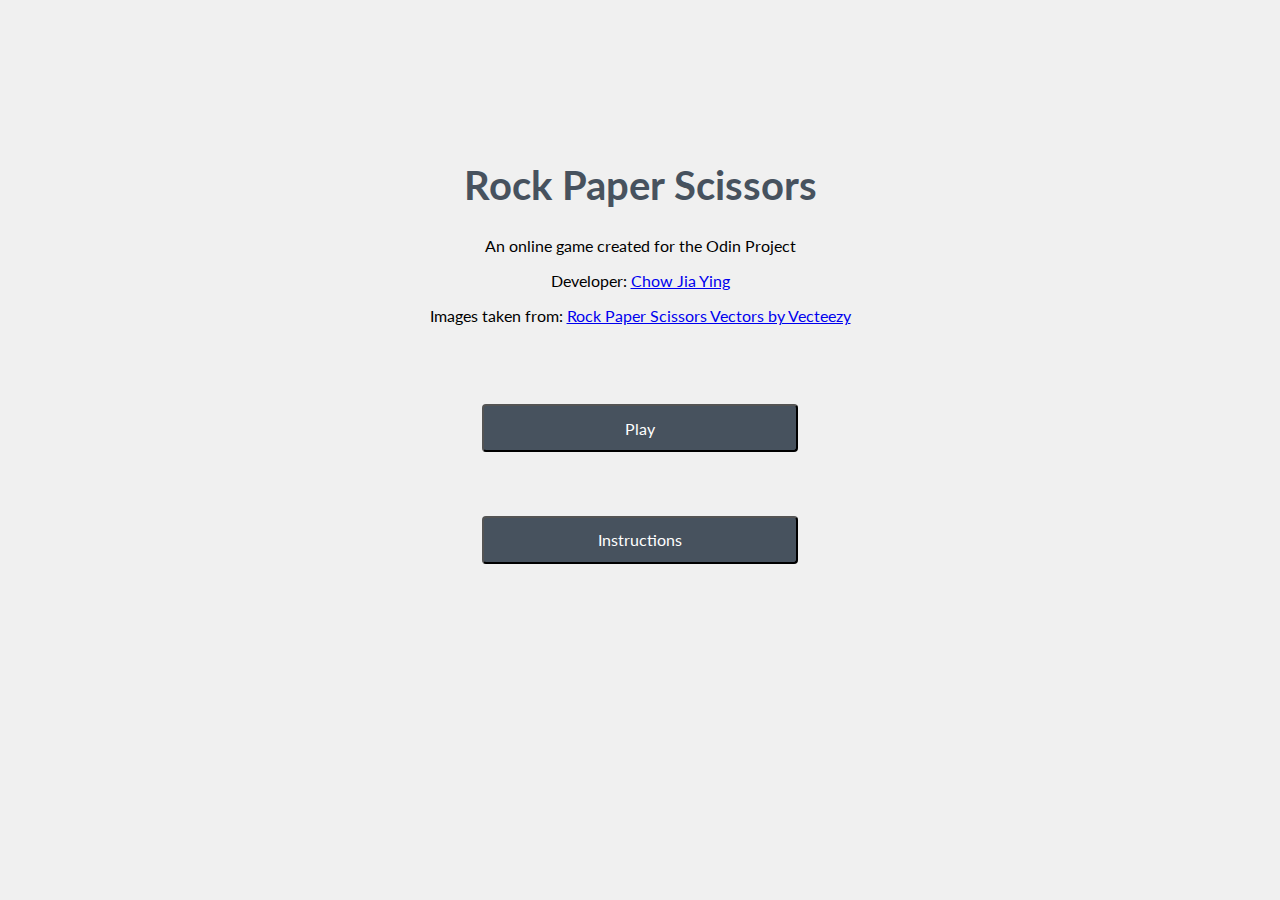
<file: index.html>
<!DOCTYPE html>
<html>

<head>
	<title>Rock Paper Scissors</title>
	<link rel="stylesheet" href="index.css">
</head>

<body>
	<div id="game">
		<h1 id="title"> Rock Paper Scissors</h1>
		<p>An online game created for the Odin Project</p>
		<p>Developer: <a href="https://github.com/C-likethis123">Chow Jia Ying</a></p>
		<p>
			Images taken from: <a href="https://www.vecteezy.com/free-vector/rock-paper-scissors">Rock Paper Scissors
				Vectors by Vecteezy</a>
		</p>
		<div class="game-buttons">
			<button onclick="window.location.href='game.html'">Play</button>
			<button onclick="window.location.href='instructions.html'">Instructions</button>
		</div>
	</div>
</body>

</html>
</file>
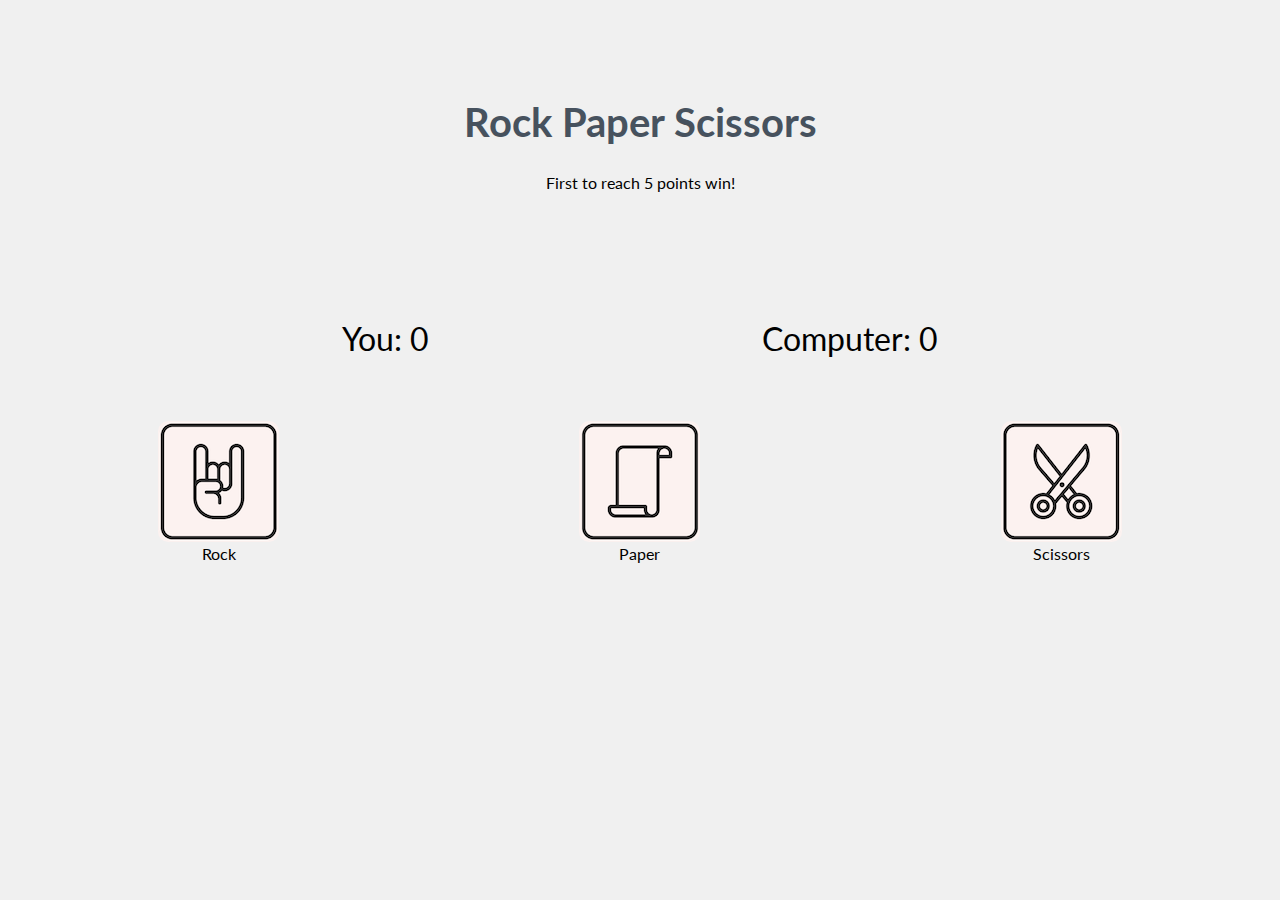
<file: game.html>
<!DOCTYPE html>
<html>

<head>
    <title>Rock Paper Scissors</title>
    <link rel="stylesheet" href="game.css">
</head>

<body>
    <div id="game">
        <h1> Rock Paper Scissors</h1>
        <p>First to reach 5 points win!</p>
        <p class="resultDisplay display"></p>
        <p class="winnerAnnouncement display"></p>
        <div id="scores">
            <div id="player-score">
                You: 0
            </div>
            <div id="computer-score">
                Computer: 0
            </div>
        </div>
        <div class="choices">
            <div>
                <button class="game-button" id="rock" value="Rock"></button>
                <div>Rock</div>
            </div>
            <div>
                <button class="game-button" id="paper" value="Paper"></button>
                <div>Paper</div>
            </div>
            <div>
                <button class="game-button" id="scissors" value="Scissors"></button>
                <div>Scissors</div>
            </div>
        </div>
    </div>

    <script language="javascript">
        const valid_options = ['Rock', 'Paper', 'Scissors'];

        function computerPlay() {
            let randomIndex = Math.floor(Math.random() * 3);
            return valid_options[randomIndex];
        }

        function capitalize(string) {
            return string[0].toUpperCase() + string.substring(1).toLowerCase();
        }

        function playRound(playerSelection, computerSelection) {
            playerSelection = capitalize(playerSelection);
            if (playerSelection == computerSelection) {
                return "tie";
            } else if (playerSelection == "Scissors") {
                return computerSelection == "Paper"
                    ? "win"
                    : "lose";

            } else if (playerSelection == "Rock") {
                return computerSelection == "Scissors"
                    ? "win"
                    : "lose";

            } else if (playerSelection == "Paper") {
                return computerSelection == "Rock"
                    ? "win"
                    : "lose";
            } else {
                console.log("You entered an invalid value!");
            }
        }

        function getOutput(playerSelection, computerSelection, outcome) {
            if (outcome == "tie") {
                return "It's a tie! Both chose " + playerSelection;
            } else if (outcome == "win") {
                return "You win! " + playerSelection + " beats " + computerSelection;
            } else {
                return "You lose! " + playerSelection + " loses to " + computerSelection;
            }
        }

        function createOutputDisplay(outputString, playerScore, computerScore) {
            const resultDisplay = document.querySelector('.resultDisplay');
            resultDisplay.textContent = outputString;

            const playerScoreBoard = document.querySelector('#player-score');
            playerScoreBoard.textContent = `You: ${playerScore}`;
            const computerScoreBoard = document.querySelector('#computer-score');
            computerScoreBoard.textContent = `Computer: ${computerScore}`;
        }

        function announceWinner(playerScore, computerScore) {
            let announcement = playerScore > computerScore
                ? "You win!"
                : "Computer wins!";

            const winnerAnnouncement = document.querySelector('.winnerAnnouncement');
            winnerAnnouncement.textContent = announcement;
        }

        function resetGame() {
            playerScore = 0, computerScore = 0;
            const listOfDisplays = document.querySelectorAll('.display');
            listOfDisplays.forEach(display => display.textContent = "");

            const playerScoreBoard = document.querySelector('#player-score');
            playerScoreBoard.textContent = `You: ${playerScore}`;
            const computerScoreBoard = document.querySelector('#computer-score');
            computerScoreBoard.textContent = `Computer: ${computerScore}`;
        }

        function promptAnotherGame() {
            const winnerAnnouncement = document.querySelector('.winnerAnnouncement');
            const playAgainButton = document.createElement('button');
            playAgainButton.textContent = "Play Again?";
            playAgainButton.id = "play-again";

            winnerAnnouncement.appendChild(playAgainButton);

            playAgainButton.addEventListener('click', resetGame);
        }


        let playerScore = 0, computerScore = 0;
        const buttons = document.querySelectorAll('.game-button');
        let playerSelection;

        buttons.forEach(button => button.addEventListener('click', function (e) {
            let playerSelection = e.target.value;
            let computerSelection = computerPlay();
            let outcome = playRound(playerSelection, computerSelection);
            if (outcome == "win") {
                playerScore++;
            }

            if (outcome == "lose") {
                computerScore++;
            }
            let outputString = getOutput(playerSelection, computerSelection, outcome);

            createOutputDisplay(outputString, playerScore, computerScore);

            if (playerScore == 5 || computerScore == 5) {
                announceWinner(playerScore, computerScore);
                promptAnotherGame();
            }
        }))

    </script>
</body>

</html>
</file>
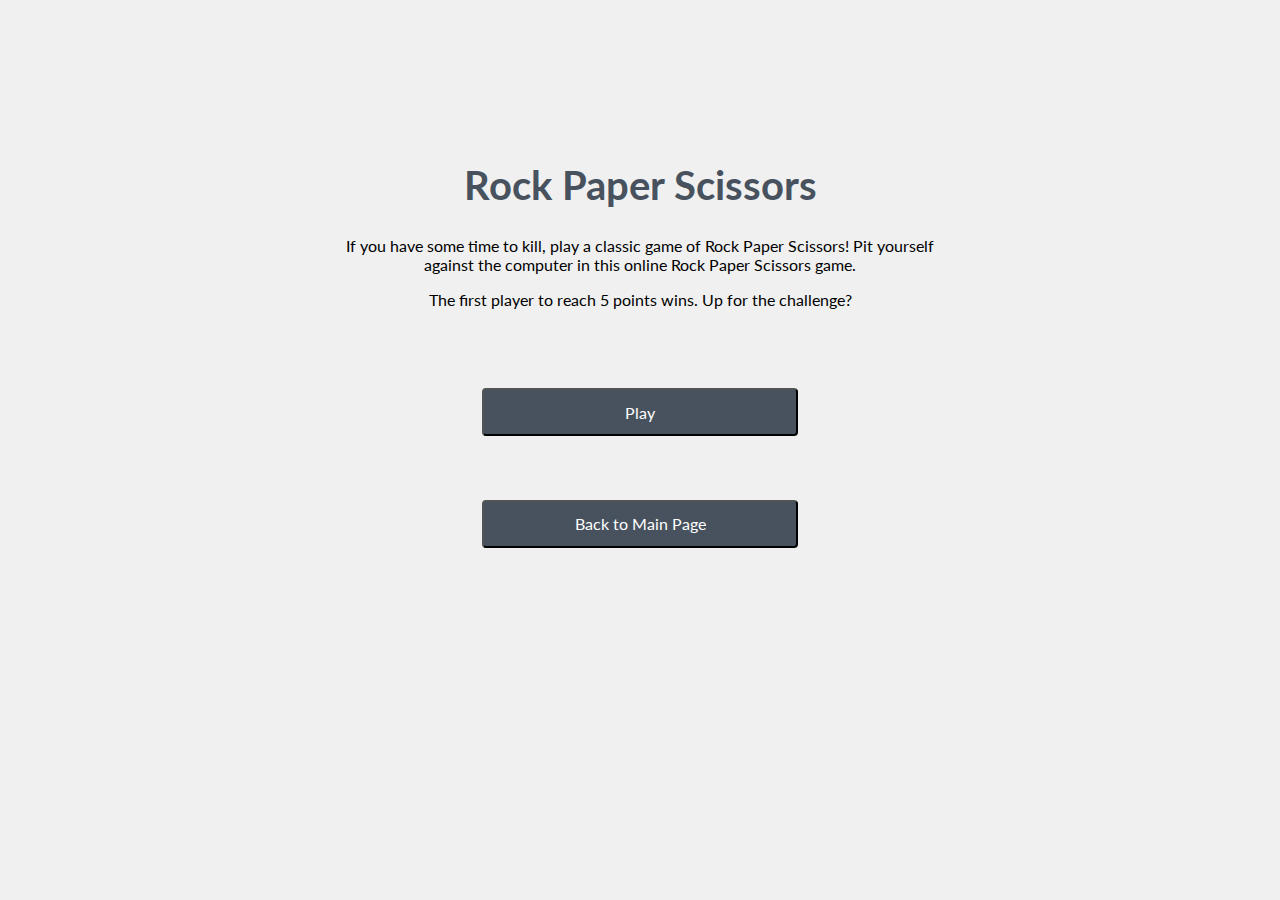
<file: instructions.html>
<!DOCTYPE html>
<html>

<head>
    <title>Rock Paper Scissors</title>
    <link rel="stylesheet" href="index.css">
</head>

<body>
    <div id="game">
        <h1> Rock Paper Scissors</h1>
        <p>If you have some time to kill, play a classic game of Rock Paper Scissors! Pit yourself against the computer
            in this online Rock Paper Scissors game.
        </p>
        <p>The first player to reach 5 points wins. Up for the challenge?</p>
        <div class="game-buttons">
            <button onclick="window.location.href='game.html'">Play</button>
            <button onclick="window.location.href='index.html'">Back to Main Page</button>
        </div>
    </div>
</body>

</html>
</file>
<file: index.css>
@import url("https://fonts.googleapis.com/css2?family=Lato");

* {
  background-color: #f0f0f0;
  font-family: Lato, Arial, Helvetica, sans-serif;
  text-align: center;
}

#game {
  margin: auto;
  width: 50%;
  padding: 10% 0;
}

h1 {
  color: #47525e;
  font-size: 40px;
}

.game-buttons {
  display: flex;
  flex-direction: column;
}

.game-buttons > button {
  min-width: fit-content;
  padding-top: 2%;
  padding-bottom: 2%;
  margin: auto;
  width: 50%;
  margin-top: 10%;
  border-radius: 4px;
  color: white;
  background-color: #47525e;
  font-size: 1rem;
}
</file>
<file: game.css>
@import url("https://fonts.googleapis.com/css2?family=Lato");

* {
  background-color: #f0f0f0;
  font-family: Lato, Arial, Helvetica, sans-serif;
}

#game {
  margin: auto;
  padding: 5% 0;
  text-align: center;
}

h1 {
  color: #47525e;
  font-size: 40px;
  text-align: center;
}

.choices {
  width: 100%;
  height: fit-content;
  display: flex;
  justify-content: space-around;
}

.game-button {
  background: url("rock-paper-scissors-line-icons.png") no-repeat;
  width: 121px;
  height: 121px;
  border-radius: 10px;
  border: none;
}

.game-button:hover {
  transform: scale(1.05);
}

.game-button:focus {
  outline: none;
}

p.display {
  height: 1em;
}

#scissors {
  background-position: -331px -109px;
}

#paper {
  background-position: -189px -109px;
}

#rock {
  background-position: -48px -109px;
}

#scores {
  display: flex;
  justify-content: space-evenly;
  font-size: 2em;
  margin: 5% 0;
}

#play-again {
  margin-left: 10px;
  border-radius: 4px;
  padding: 10px;
}
</file>
